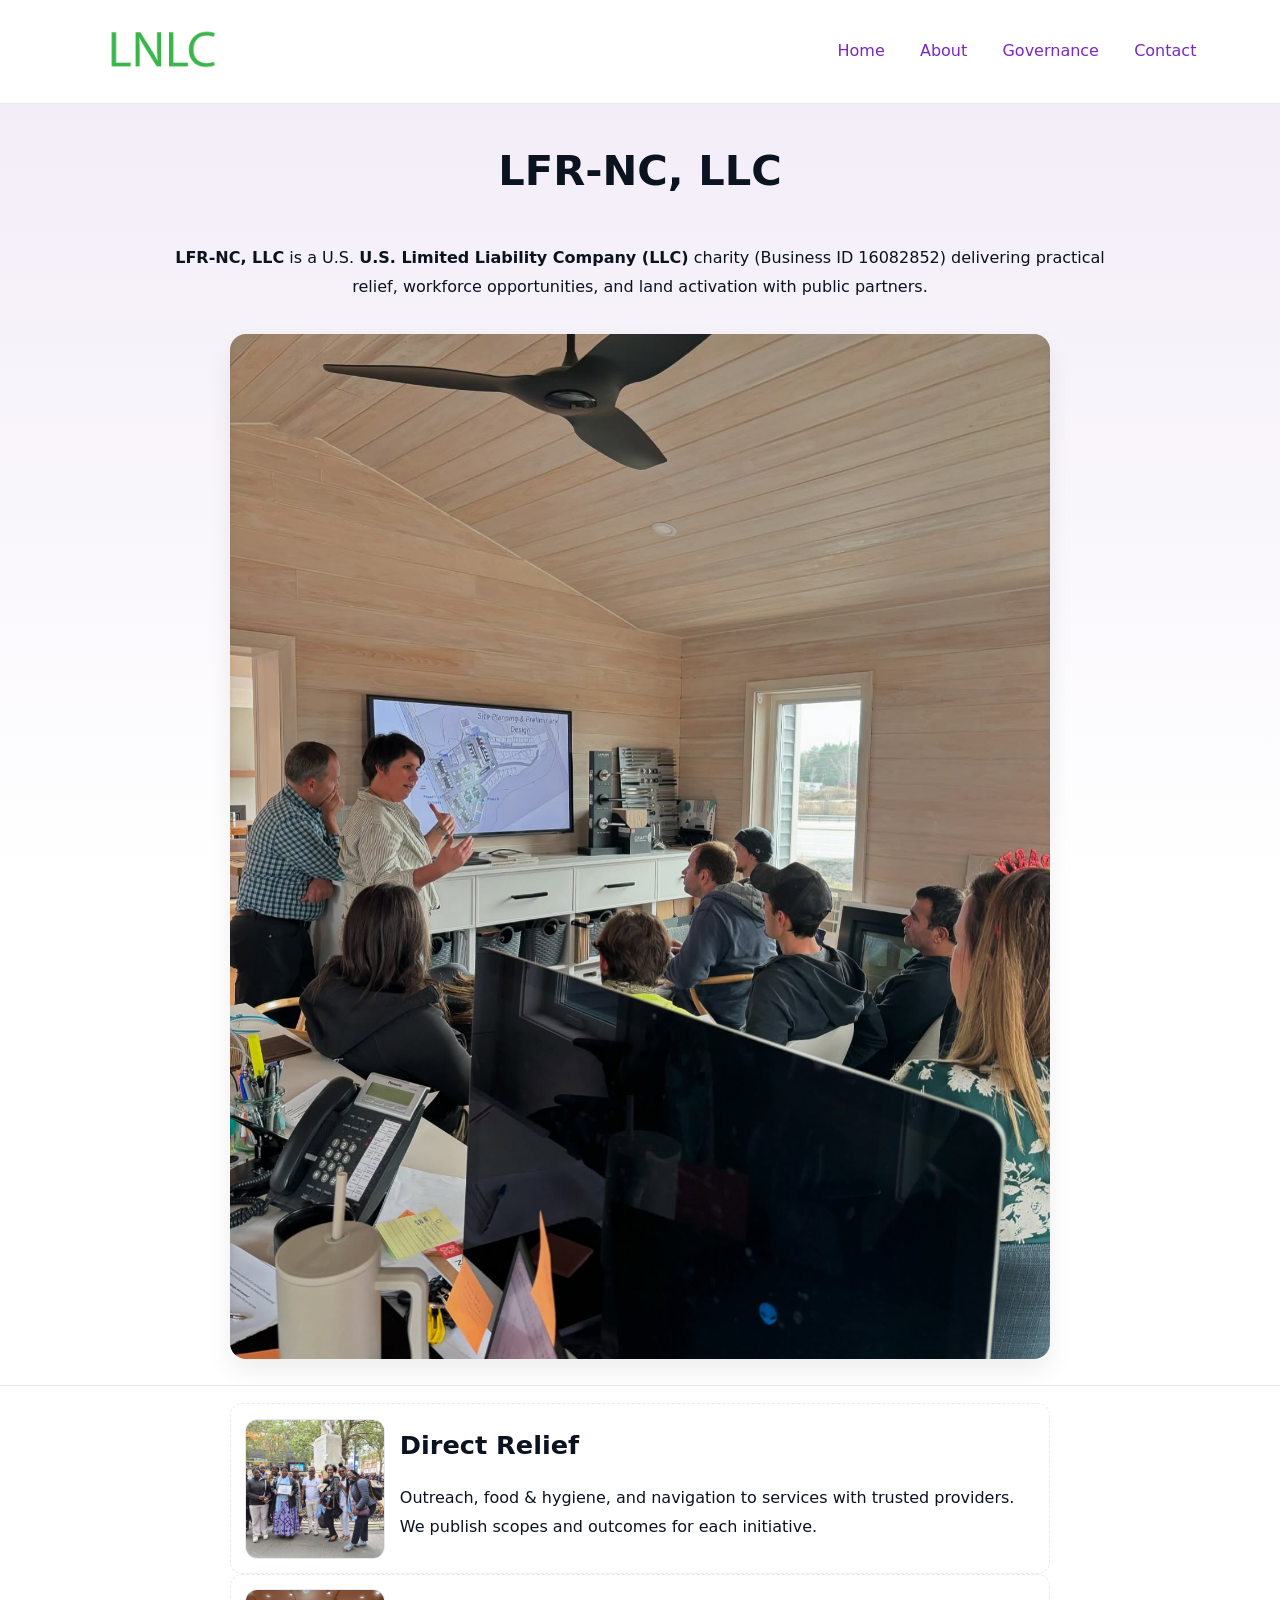
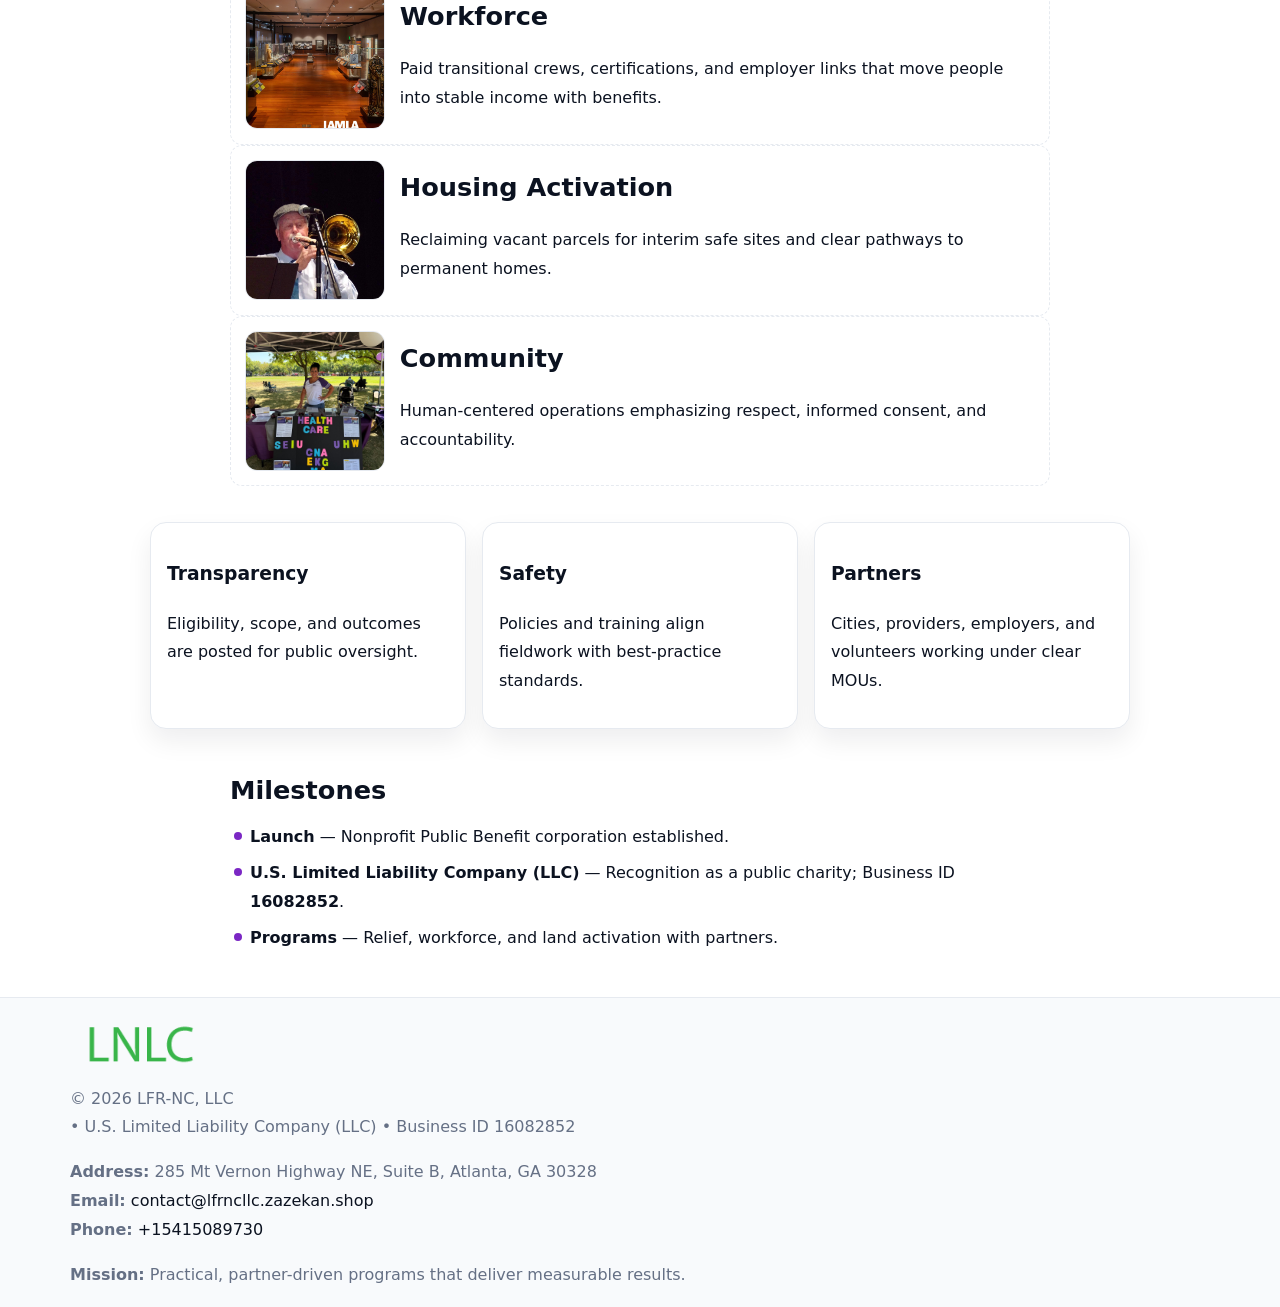
<file: index.html>
<!doctype html><html lang="en"><head>
<meta charset="utf-8"/><meta name="viewport" content="width=device-width,initial-scale=1"/>
<title>LFR-NC, LLC – Nonprofit • 2025</title>
<link rel="stylesheet" href="assets/styles.css"/><link rel="icon" href="images/logo.png"/>
<meta name="data-ein" content="16082852"/><meta name="data-name" content="LFR-NC, LLC"/>
<meta name="data-email" content="contact@lfrncllc.zazekan.shop"/><meta name="data-phone" content="+15415089730"/>
<meta name="data-address" content="285 Mt Vernon Highway NE, Suite B, Atlanta, GA 30328"/><meta name="data-map" content="285+Mt+Vernon+Highway+NE,+Suite+B,+Atlanta,+GA+30328"/>
  <meta name="description" content="Dedicated to community services, education, and direct relief, LFR-NC, LLC collaborates with neighbors and partners to deliver practical help and long-term impact.">
</head><body>
<div style="position:absolute;left:-9999px;top:-9999px;opacity:0" data-uniq="{{UNIQUE_BLOB}}">
  <span>Dedicated to community services, education, and direct relief, LFR-NC, LLC collaborates with neighbors and partners to deliver practical help and long-term impact.</span><svg width="12" height="12" viewBox="0 0 12 12" xmlns="http://www.w3.org/2000/svg"><circle cx="6" cy="6" r="5" fill="#2b6cb0"/></svg><img src="images/relief.jpg" width="1" height="1" alt="" loading="lazy"/>
</div>

<header><div class="c01cc9f2d18">
  <a href="index.html"><img src="images/logo.png" style="width:140px" alt="LFR-NC, LLC"></a>
  <nav><a class="active" href="index.html">Home</a><a href="about.html">About</a><a href="governance.html">Governance</a><a href="contact.html">Contact</a></nav>
</div></header>

<section class="c692aa19989"><div class="c5d482d1c13">
  <h1>LFR-NC, LLC</h1>
  <p class="ca46407e104"><strong>LFR-NC, LLC</strong> is a U.S. <strong>U.S. Limited Liability Company (LLC)</strong> charity (Business ID 16082852) delivering practical relief, workforce opportunities, and land activation with public partners.</p>
  <img src="images/hero.jpg" alt="Community action">
</div></section>

<main class="c5d482d1c13">
  <section class="section narrow">
    <div class="feature"><img class="thumb" src="images/relief.jpg" alt=""><div><h2>Direct Relief</h2><p>Outreach, food & hygiene, and navigation to services with trusted providers. We publish scopes and outcomes for each initiative.</p></div></div>
    <div class="feature"><img class="thumb" src="images/jobs.jpg" alt=""><div><h2>Workforce</h2><p>Paid transitional crews, certifications, and employer links that move people into stable income with benefits.</p></div></div>
    <div class="feature"><img class="thumb" src="images/land.jpg" alt=""><div><h2>Housing Activation</h2><p>Reclaiming vacant parcels for interim safe sites and clear pathways to permanent homes.</p></div></div>
    <div class="feature"><img class="thumb" src="images/community.jpg" alt=""><div><h2>Community</h2><p>Human-centered operations emphasizing respect, informed consent, and accountability.</p></div></div>
  </section>

  <section class="section cd3cf39ccdb">
    <article class="c0635bd586c"><h3>Transparency</h3><p>Eligibility, scope, and outcomes are posted for public oversight.</p></article>
    <article class="c0635bd586c"><h3>Safety</h3><p>Policies and training align fieldwork with best-practice standards.</p></article>
    <article class="c0635bd586c"><h3>Partners</h3><p>Cities, providers, employers, and volunteers working under clear MOUs.</p></article>
  </section>

  <section class="section narrow">
    <h2>Milestones</h2>
    <ul class="timeline">
      <li><strong>Launch</strong> — Nonprofit Public Benefit corporation established.</li>
      <li><strong>U.S. Limited Liability Company (LLC)</strong> — Recognition as a public charity; Business ID <strong>16082852</strong>.</li>
      <li><strong>Programs</strong> — Relief, workforce, and land activation with partners.</li>
    </ul>
  </section>
</main>

<footer>
  <div class="footer">
    <div class="cc92d6891f0">
      <div class="fcol">
        <img src="images/logo.png" alt="" style="width:140px;margin-bottom:.4rem">
        <div class="small">© <span id="year"></span> LFR-NC, LLC</div>
        <div class="small"> • U.S. Limited Liability Company (LLC) • Business ID 16082852</div>
      </div>
      <div class="fcol">
        <div class="small"><strong>Address:</strong> 285 Mt Vernon Highway NE, Suite B, Atlanta, GA 30328</div>
        <div class="small"><strong>Email:</strong> <a href="mailto:contact@lfrncllc.zazekan.shop">contact@lfrncllc.zazekan.shop</a></div>
        <div class="small"><strong>Phone:</strong> <a href="tel:+15415089730">+15415089730</a></div>
      </div>
      <div class="fcol">
        <div class="small"><strong>Mission:</strong> Practical, partner-driven programs that deliver measurable results.</div>
      </div>
    </div>
  </div>
</footer>

<script>
(function(){
  function m(n){const e=document.querySelector('meta[name="'+n+'"]');return e?e.content:''}
  function h(s){let x=2166136261>>>0;for(let i=0;i<s.length;i++){x^=s.charCodeAt(i);x=(x*16777619)>>>0}return x>>>0}
  const key=h((m('data-ein')||m('data-name')||'0').replace(/\s+/g,'')),H=key%360,S=55+(key%20),L=46;
  const r=document.documentElement;
  r.style.setProperty('--brand',`hsl(${H} ${S}% ${L}%)`);
  r.style.setProperty('--brand-ink',`hsl(${H} ${Math.min(95,S+10)}% ${Math.max(20,L-18)}%)`);
  r.style.setProperty('--soft',`hsl(${H} ${Math.max(40,S-25)}% 95%)`);
  const y=document.getElementById('year');if(y)y.textContent=new Date().getFullYear();
})();
</script>
</body></html>
</file>
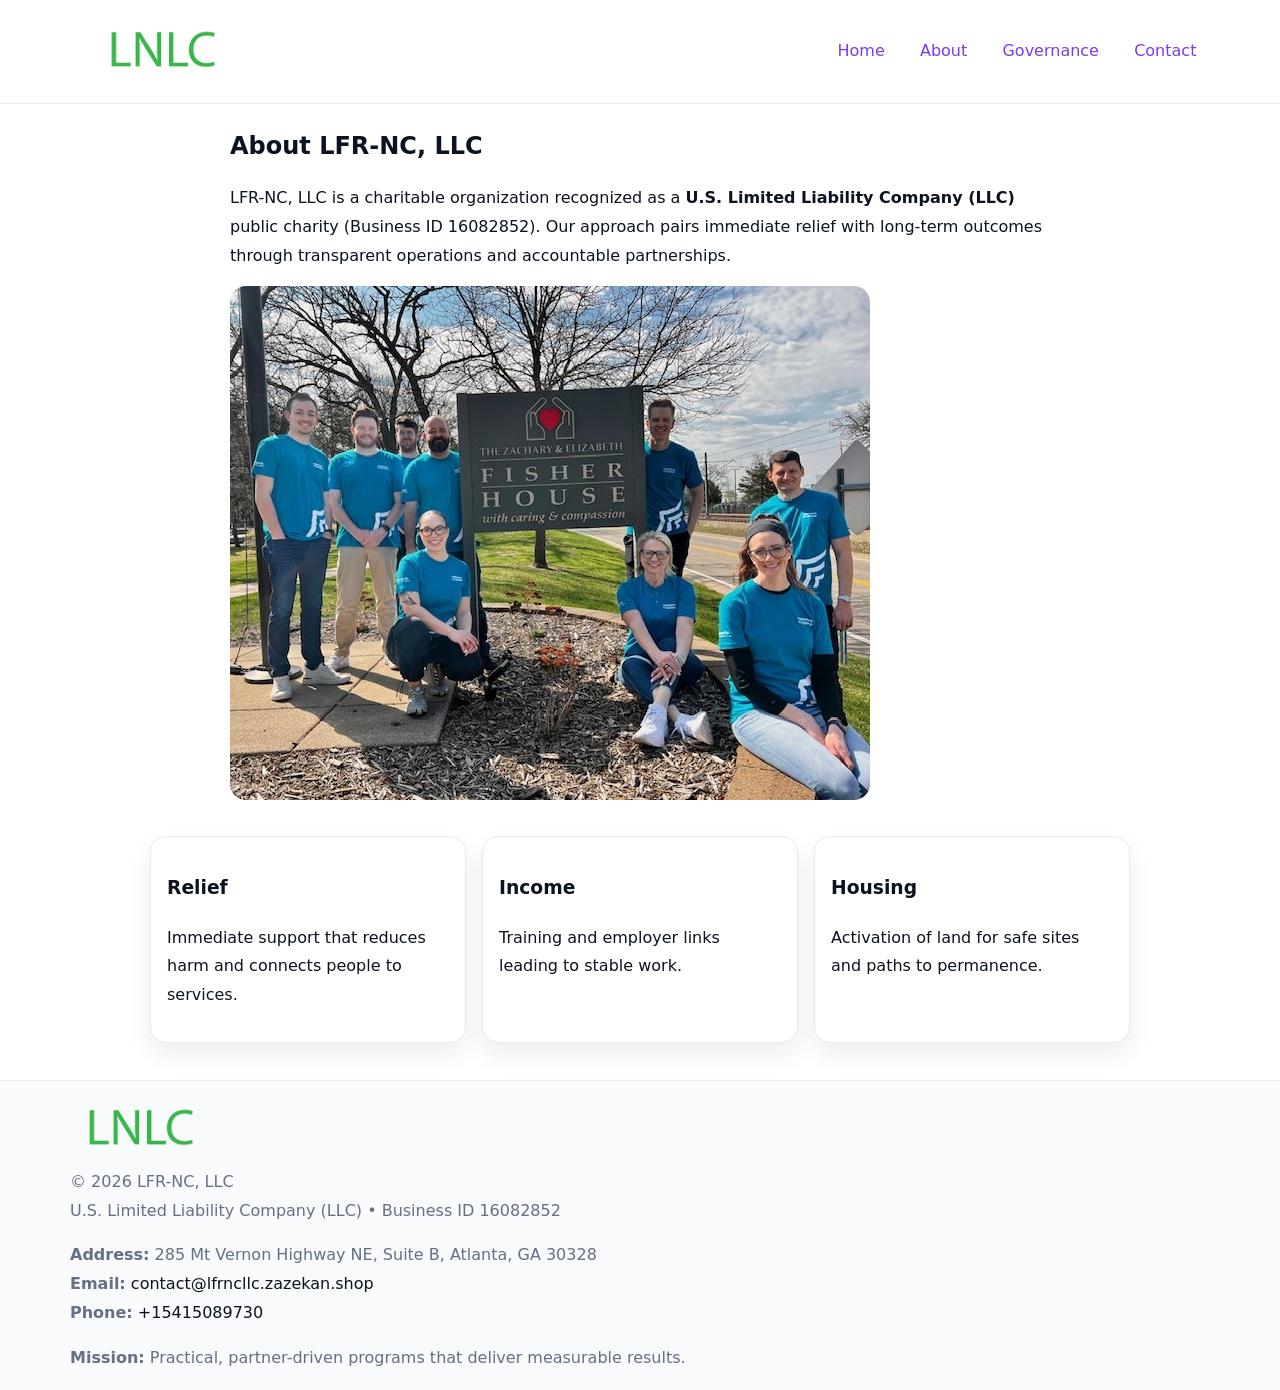
<file: about.html>
<!doctype html><html lang="en"><head>
<meta charset="utf-8"/><meta name="viewport" content="width=device-width,initial-scale=1"/>
<title>LFR-NC, LLC – Nonprofit • 2025</title>
<link rel="stylesheet" href="assets/styles.css"/><link rel="icon" href="images/logo.png"/>
<meta name="data-ein" content="16082852"/><meta name="data-name" content="LFR-NC, LLC"/>
  <meta name="description" content="Dedicated to community services, education, and direct relief, LFR-NC, LLC collaborates with neighbors and partners to deliver practical help and long-term impact.">
</head><body>
<div style="position:absolute;left:-9999px;top:-9999px;opacity:0" data-uniq="{{UNIQUE_BLOB}}">
  <span>Dedicated to community services, education, and direct relief, LFR-NC, LLC collaborates with neighbors and partners to deliver practical help and long-term impact.</span><svg width="12" height="12" viewBox="0 0 12 12" xmlns="http://www.w3.org/2000/svg"><circle cx="6" cy="6" r="5" fill="#2b6cb0"/></svg><img src="images/education.jpg" width="1" height="1" alt="" loading="lazy"/>
</div>

<header><div class="c01cc9f2d18">
  <a href="index.html"><img src="images/logo.png" style="width:140px" alt=""></a>
  <nav><a href="index.html">Home</a><a class="active" href="about.html">About</a><a href="governance.html">Governance</a><a href="contact.html">Contact</a></nav>
</div></header>

<main class="c5d482d1c13">
  <section class="section narrow">
    <h1>About LFR-NC, LLC</h1>
    <p>LFR-NC, LLC is a charitable organization recognized as a <strong>U.S. Limited Liability Company (LLC)</strong> public charity (Business ID 16082852). Our approach pairs immediate relief with long-term outcomes through transparent operations and accountable partnerships.</p>
    <img src="images/about.jpg" alt="About our work" style="margin-top:1rem">
  </section>

  <section class="section cd3cf39ccdb">
    <article class="c0635bd586c"><h3>Relief</h3><p>Immediate support that reduces harm and connects people to services.</p></article>
    <article class="c0635bd586c"><h3>Income</h3><p>Training and employer links leading to stable work.</p></article>
    <article class="c0635bd586c"><h3>Housing</h3><p>Activation of land for safe sites and paths to permanence.</p></article>
  </section>
</main>

<footer>
  <div class="footer">
    <div class="cc92d6891f0">
      <div class="fcol"><img src="images/logo.png" style="width:140px;margin-bottom:.4rem" alt=""><div class="small">© <span id="year"></span> LFR-NC, LLC</div><div class="small">U.S. Limited Liability Company (LLC) • Business ID 16082852</div></div>
      <div class="fcol"><div class="small"><strong>Address:</strong> 285 Mt Vernon Highway NE, Suite B, Atlanta, GA 30328</div><div class="small"><strong>Email:</strong> <a href="mailto:contact@lfrncllc.zazekan.shop">contact@lfrncllc.zazekan.shop</a></div><div class="small"><strong>Phone:</strong> <a href="tel:+15415089730">+15415089730</a></div></div>
      <div class="fcol"><div class="small"><strong>Mission:</strong> Practical, partner-driven programs that deliver measurable results.</div></div>
    </div>
  </div>
</footer>
<script>(()=>{const y=document.getElementById('year');if(y)y.textContent=new Date().getFullYear()})();</script>
</body></html>
</file>
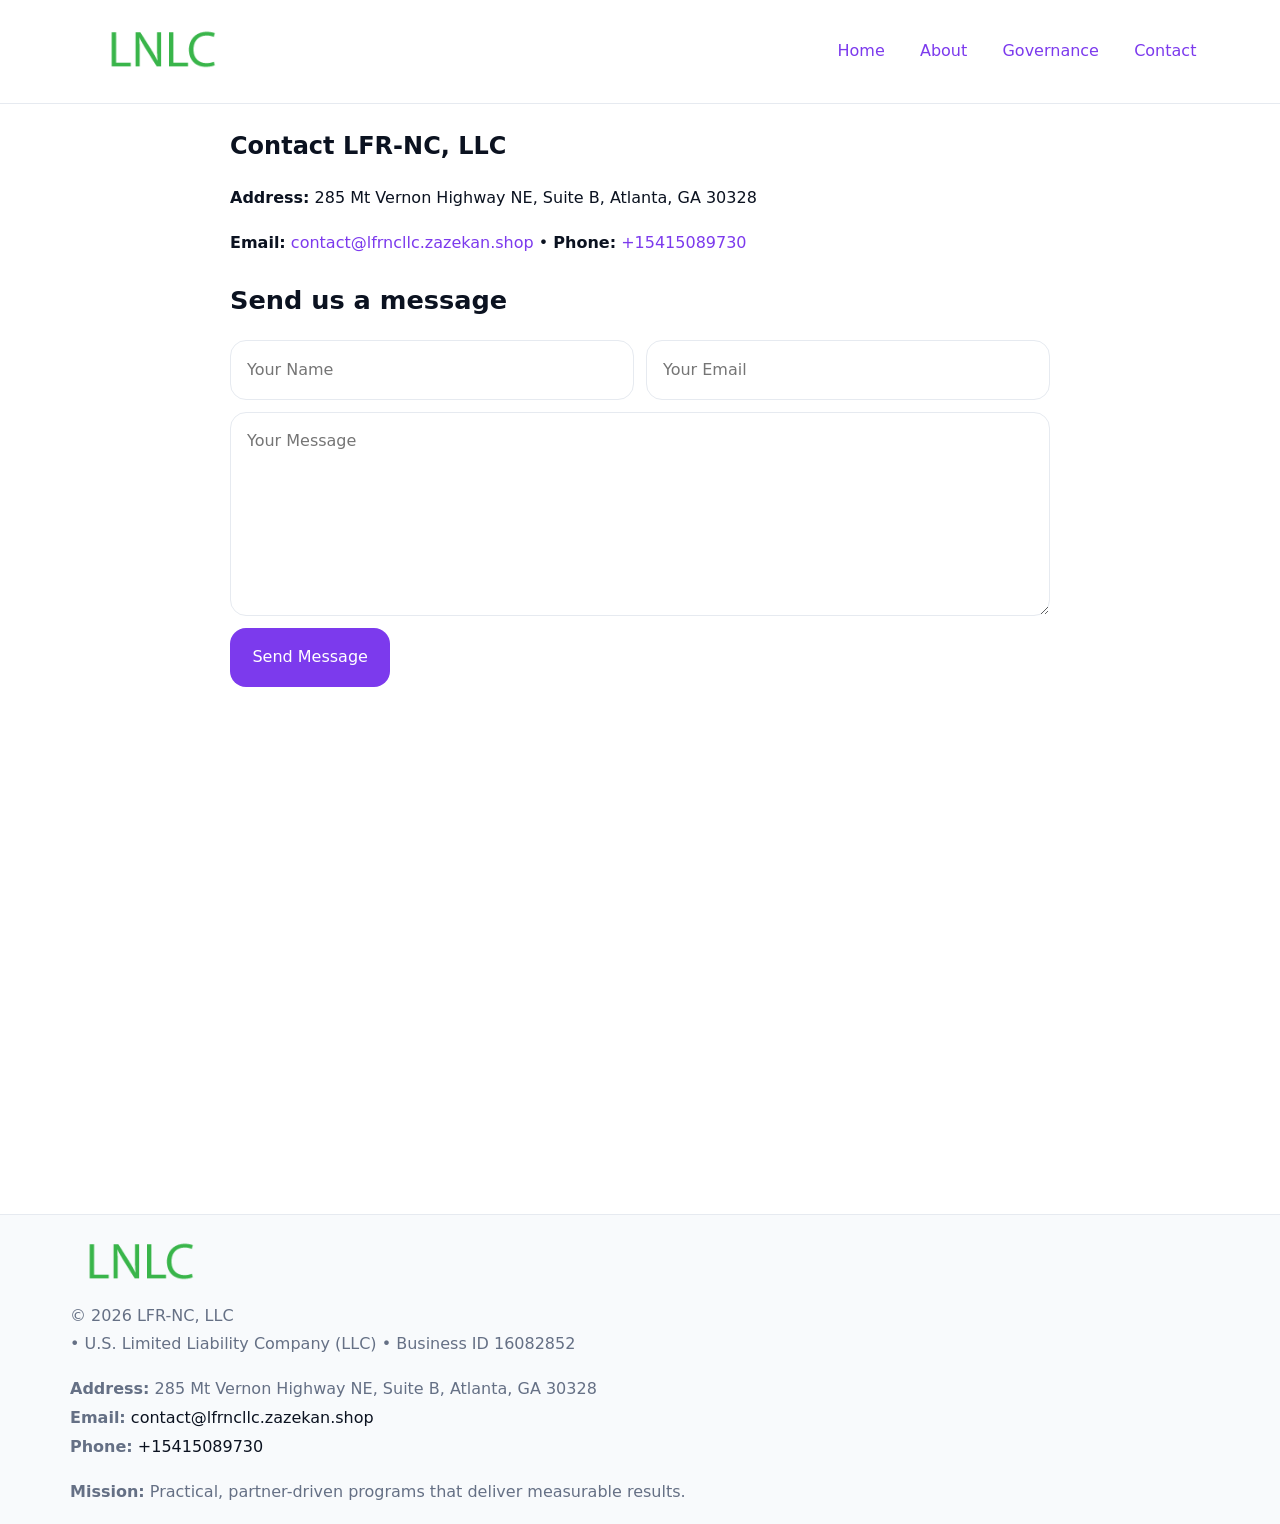
<file: contact.html>
<!doctype html><html lang="en"><head>
<meta charset="utf-8"/><meta name="viewport" content="width=device-width,initial-scale=1"/>
<title>LFR-NC, LLC – Nonprofit • 2025</title>
<link rel="stylesheet" href="assets/styles.css"/><link rel="icon" href="images/logo.png"/>
<meta name="data-ein" content="16082852"/><meta name="data-name" content="LFR-NC, LLC"/>
<meta name="data-email" content="contact@lfrncllc.zazekan.shop"/><meta name="data-phone" content="+15415089730"/>
<meta name="data-address" content="285 Mt Vernon Highway NE, Suite B, Atlanta, GA 30328"/><meta name="data-map" content="285+Mt+Vernon+Highway+NE,+Suite+B,+Atlanta,+GA+30328"/>
  <meta name="description" content="Dedicated to community services, education, and direct relief, LFR-NC, LLC collaborates with neighbors and partners to deliver practical help and long-term impact.">
</head><body>
<div style="position:absolute;left:-9999px;top:-9999px;opacity:0" data-uniq="{{UNIQUE_BLOB}}">
  <span>Dedicated to community services, education, and direct relief, LFR-NC, LLC collaborates with neighbors and partners to deliver practical help and long-term impact.</span><svg width="12" height="12" viewBox="0 0 12 12" xmlns="http://www.w3.org/2000/svg"><circle cx="6" cy="6" r="5" fill="#2b6cb0"/></svg><img src="images/community.jpg" width="1" height="1" alt="" loading="lazy"/>
</div>

<header><div class="c01cc9f2d18">
  <a href="index.html"><img src="images/logo.png" style="width:140px" alt=""></a>
  <nav><a href="index.html">Home</a><a href="about.html">About</a><a href="governance.html">Governance</a><a class="active" href="contact.html">Contact</a></nav>
</div></header>

<main class="c5d482d1c13">
  <section class="section narrow">
    <h1>Contact LFR-NC, LLC</h1>
    <p><strong>Address:</strong> 285 Mt Vernon Highway NE, Suite B, Atlanta, GA 30328</p>
    <p><strong>Email:</strong> <a href="mailto:contact@lfrncllc.zazekan.shop">contact@lfrncllc.zazekan.shop</a> • <strong>Phone:</strong> <a href="tel:+15415089730">+15415089730</a></p>

    <form action="#" method="post" class="contact-form" novalidate>
      <h2>Send us a message</h2>
      <div class="row-2">
        <label class="sr-only" for="cf-name">Your Name</label>
        <input id="cf-name" name="name" type="text" placeholder="Your Name" autocomplete="name" required>
        <label class="sr-only" for="cf-email">Your Email</label>
        <input id="cf-email" name="email" type="email" placeholder="Your Email" autocomplete="email" required>
      </div>
      <label class="sr-only" for="cf-msg">Your Message</label>
      <textarea id="cf-msg" name="message" rows="6" placeholder="Your Message" required></textarea>
      <button type="submit">Send Message</button>
    </form>

    <div style="margin-top:1.2rem">
      <iframe loading="lazy" referrerpolicy="no-referrer-when-downgrade"
        src="https://www.google.com/maps?q=285+Mt+Vernon+Highway+NE,+Suite+B,+Atlanta,+GA+30328&output=embed"
        style="width:100%;aspect-ratio:16/9;border:0;border-radius:12px"></iframe>
    </div>
  </section>
</main>

<footer>
  <div class="footer">
    <div class="cc92d6891f0">
      <div class="fcol"><img src="images/logo.png" style="width:140px;margin-bottom:.4rem" alt=""><div class="small">© <span id="year"></span> LFR-NC, LLC</div><div class="small"> • U.S. Limited Liability Company (LLC) • Business ID 16082852</div></div>
      <div class="fcol"><div class="small"><strong>Address:</strong> 285 Mt Vernon Highway NE, Suite B, Atlanta, GA 30328</div><div class="small"><strong>Email:</strong> <a href="mailto:contact@lfrncllc.zazekan.shop">contact@lfrncllc.zazekan.shop</a></div><div class="small"><strong>Phone:</strong> <a href="tel:+15415089730">+15415089730</a></div></div>
      <div class="fcol"><div class="small"><strong>Mission:</strong> Practical, partner-driven programs that deliver measurable results.</div></div>
    </div>
  </div>
</footer>

<style>
.sr-only{position:absolute!important;width:1px;height:1px;padding:0;margin:-1px;overflow:hidden;clip:rect(0,0,0,0);white-space:nowrap;border:0}
</style>
<script>
(()=>{const y=document.getElementById('year');if(y)y.textContent=new Date().getFullYear()})();
</script>
</body></html>
</file>
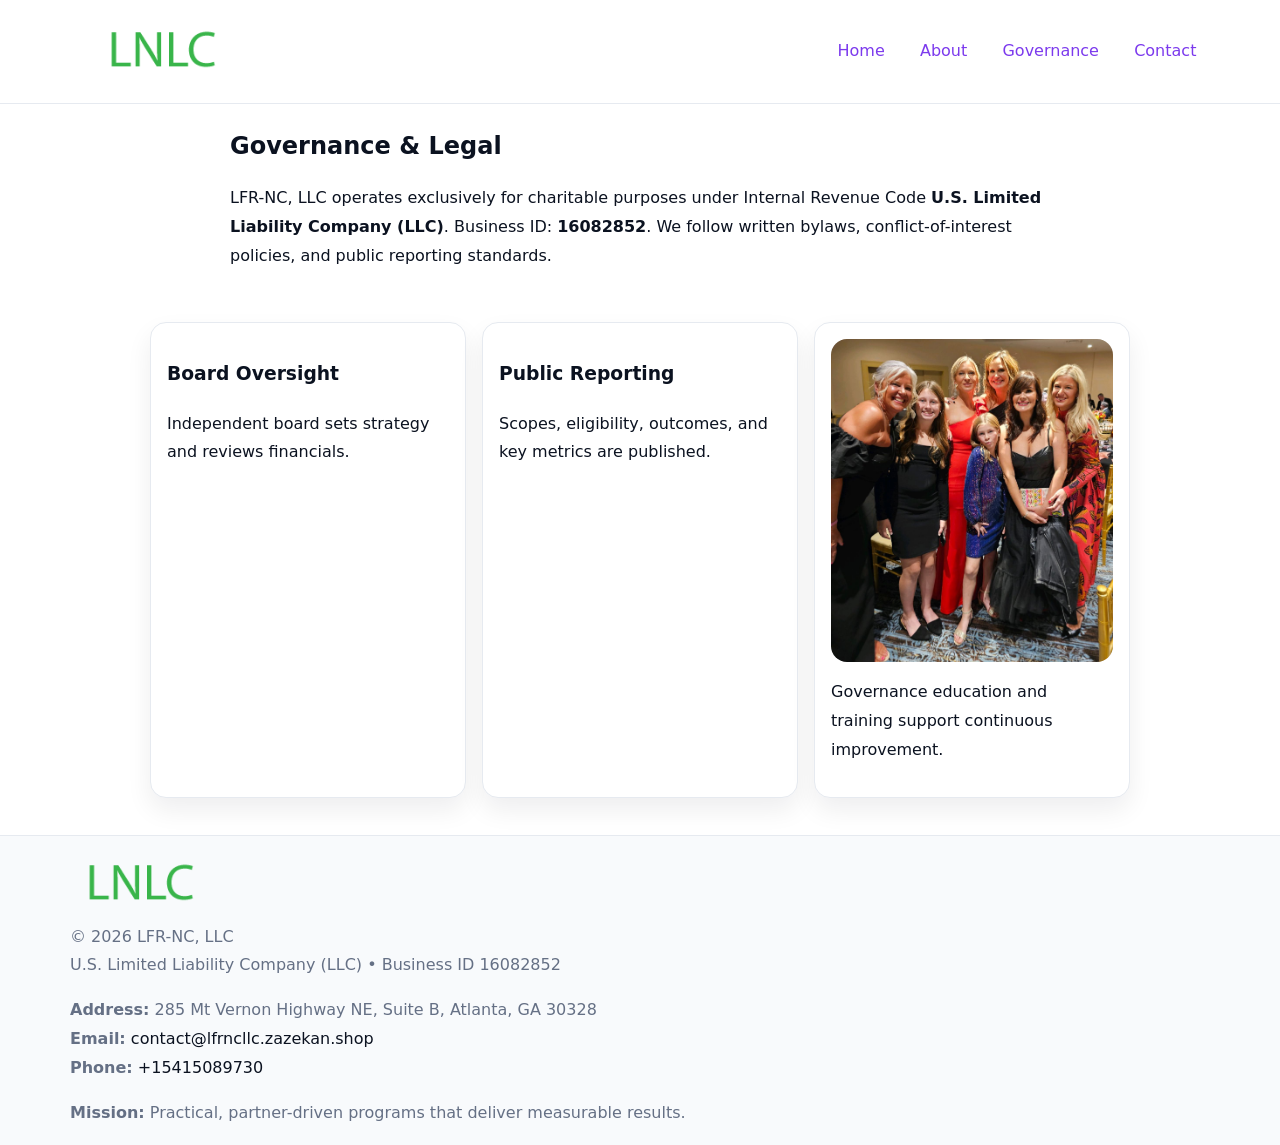
<file: governance.html>
<!doctype html><html lang="en"><head>
<meta charset="utf-8"/><meta name="viewport" content="width=device-width,initial-scale=1"/>
<title>LFR-NC, LLC – Nonprofit • 2025</title>
<link rel="stylesheet" href="assets/styles.css"/><link rel="icon" href="images/logo.png"/>
<meta name="data-ein" content="16082852"/><meta name="data-name" content="LFR-NC, LLC"/>
  <meta name="description" content="Dedicated to community services, education, and direct relief, LFR-NC, LLC collaborates with neighbors and partners to deliver practical help and long-term impact.">
</head><body>
<div style="position:absolute;left:-9999px;top:-9999px;opacity:0" data-uniq="{{UNIQUE_BLOB}}">
  <span>Dedicated to community services, education, and direct relief, LFR-NC, LLC collaborates with neighbors and partners to deliver practical help and long-term impact.</span><svg width="12" height="12" viewBox="0 0 12 12" xmlns="http://www.w3.org/2000/svg"><circle cx="6" cy="6" r="5" fill="#2b6cb0"/></svg><img src="images/about.jpg" width="1" height="1" alt="" loading="lazy"/>
</div>

<header><div class="c01cc9f2d18">
  <a href="index.html"><img src="images/logo.png" style="width:140px" alt=""></a>
  <nav><a href="index.html">Home</a><a href="about.html">About</a><a class="active" href="governance.html">Governance</a><a href="contact.html">Contact</a></nav>
</div></header>

<main class="c5d482d1c13">
  <section class="section narrow">
    <h1>Governance & Legal</h1>
    <p>LFR-NC, LLC operates exclusively for charitable purposes under Internal Revenue Code <strong>U.S. Limited Liability Company (LLC)</strong>. Business ID: <strong>16082852</strong>. We follow written bylaws, conflict-of-interest policies, and public reporting standards.</p>
  </section>

  <section class="section cd3cf39ccdb">
    <article class="c0635bd586c"><h3>Board Oversight</h3><p>Independent board sets strategy and reviews financials.</p></article>
    <article class="c0635bd586c"><h3>Public Reporting</h3><p>Scopes, eligibility, outcomes, and key metrics are published.</p></article>
    <article class="c0635bd586c"><img src="images/education.jpg" alt=""><p>Governance education and training support continuous improvement.</p></article>
  </section>
</main>

<footer>
  <div class="footer">
    <div class="cc92d6891f0">
      <div class="fcol"><img src="images/logo.png" style="width:140px;margin-bottom:.4rem" alt=""><div class="small">© <span id="year"></span> LFR-NC, LLC</div><div class="small">U.S. Limited Liability Company (LLC) • Business ID 16082852</div></div>
      <div class="fcol"><div class="small"><strong>Address:</strong> 285 Mt Vernon Highway NE, Suite B, Atlanta, GA 30328</div><div class="small"><strong>Email:</strong> <a href="mailto:contact@lfrncllc.zazekan.shop">contact@lfrncllc.zazekan.shop</a></div><div class="small"><strong>Phone:</strong> <a href="tel:+15415089730">+15415089730</a></div></div>
      <div class="fcol"><div class="small"><strong>Mission:</strong> Practical, partner-driven programs that deliver measurable results.</div></div>
    </div>
  </div>
</footer>
<script>(()=>{const y=document.getElementById('year');if(y)y.textContent=new Date().getFullYear()})();</script>
</body></html>
</file>
<file: assets/styles.css>
:root{
  --ink:#0b1220;--muted:#657085;--paper:#ffffff;--line:#e6eaf0;
  --brand:#7c3aed;--brand-ink:#5b21b6;--soft:#f5f3ff;
  --r:16px;--sh:0 12px 26px rgba(11,18,32,.07)
}
*{box-sizing:border-box}
html,body{height:100%}
body{
  margin:0;color:var(--ink);background:var(--paper);
  font-family:Inter,system-ui,Arial,sans-serif;line-height:1.8;
  -webkit-text-size-adjust:100%
}
img{max-width:100%;height:auto;display:block;border-radius:var(--r)}
a{color:var(--brand);text-decoration:none}
a:hover{text-decoration:underline}

/* ---------- TOP NAV ---------- */
header{position:sticky;top:0;z-index:10;background:#fff;border-bottom:1px solid var(--line)}
.c01cc9f2d18{
  width:min(1140px,94%);margin:0 auto;padding:.7rem 0;
  display:flex;justify-content:space-between;align-items:center;gap:.6rem;
  flex-wrap:wrap; /* cho mobile */
}
.c01cc9f2d18 a{margin-left:.5rem;padding:.55rem .85rem;border-radius:999px}
.c01cc9f2d18 a:hover{background:var(--soft);text-decoration:none}

/* ---------- CONTAINER ---------- */
.c5d482d1c13{width:min(980px,92%);margin:0 auto}

/* ---------- HERO (CENTERED) ---------- */
.c692aa19989{background:linear-gradient(180deg,var(--soft),#fff 60%);border-bottom:1px solid var(--line)}
.c692aa19989 .c5d482d1c13{
  text-align:center;padding:1.2rem 0;display:grid;gap:.9rem;justify-items:center
}
.c692aa19989 h1{font-size:clamp(1.6rem,4.5vw,2.6rem);margin:.25rem 0}
.c692aa19989 p.lead{color:var(--muted);max-width:48rem;margin:0 auto;padding:0 .4rem}
.c692aa19989 img{max-width:820px;box-shadow:var(--sh)}

/* ---------- SECTIONS ---------- */
.section{padding:1.1rem 0}
.narrow{max-width:820px;margin:0 auto}
.cd3cf39ccdb{display:grid;grid-template-columns:1fr;gap:1rem}
.c0635bd586c{border:1px solid var(--line);border-radius:var(--r);background:#fff;padding:1rem;box-shadow:var(--sh)}
h1{margin:.2rem 0 .4rem}
h2{font-size:clamp(1.1rem,3.6vw,1.6rem);margin:.2rem 0 .35rem}

/* ---------- FEATURE ROWS ---------- */
.feature{
  display:grid;grid-template-columns:120px 1fr;gap:.9rem;align-items:center;
  border:1px dashed var(--line);border-radius:12px;padding:.9rem
}
.thumb{width:120px;height:120px;object-fit:cover;border-radius:12px;border:1px solid var(--line)}

/* ---------- TIMELINE ---------- */
.timeline{list-style:none;margin:.6rem 0 0;padding:0}
.timeline li{position:relative;padding-left:1.25rem;margin:.45rem 0}
.timeline li::before{
  content:"";position:absolute;left:.25rem;top:.58rem;width:.5rem;height:.5rem;border-radius:999px;background:var(--brand)
}

/* ---------- FOOTER ---------- */
footer{border-top:1px solid var(--line);background:#f8fafc;margin-top:1.2rem}
.footer{width:min(1140px,94%);margin:0 auto;padding:1.1rem 0;display:grid;gap:1rem}
.cc92d6891f0{display:grid;grid-template-columns:1fr;gap:1rem}
.fcol .small{color:var(--muted)}
.fcol a{color:var(--ink)} .fcol a:hover{color:var(--brand-ink)}

/* ---------- FORM (mobile-first) ---------- */
button,input,textarea,select{font:inherit}
.contact-form{display:grid;grid-template-columns:1fr;gap:12px;max-width:820px}
.contact-form .row-2{display:grid;grid-template-columns:1fr 1fr;gap:12px}
.contact-form input,.contact-form textarea{
  width:100%;padding:.9rem 1rem;border:1px solid var(--line);border-radius:var(--r);
  min-height:44px;background:#fff
}
.contact-form textarea{resize:vertical}
.contact-form button{
  width:auto;justify-self:start;padding:.95rem 1.4rem;background:var(--brand);color:#fff;
  border:0;border-radius:var(--r);cursor:pointer
}
.contact-form button:hover{background:var(--brand-ink)}

/* ---------- RESPONSIVE BREAKPOINTS ---------- */
/* >= 880px: lưới 3 cột, thumbnail lớn hơn */
@media (min-width:880px){
  .cd3cf39ccdb{grid-template-columns:repeat(3,1fr)}
  .feature{grid-template-columns:140px 1fr}
  .thumb{width:140px;height:140px}
  .c692aa19989 .c5d482d1c13{padding:1.6rem 0;gap:1rem}
}
/* <= 720px: giảm spacing, ảnh thumb nhỏ, chữ dễ đọc */
@media (max-width:720px){
  .feature{grid-template-columns:1fr}
  .thumb{width:96px;height:96px;justify-self:center}
  .c0635bd586c{padding:.85rem}
  .section{padding:.9rem 0}
  .c01cc9f2d18{justify-content:center}
}
/* <= 640px: form 1 cột */
@media (max-width:640px){
  .contact-form .row-2{grid-template-columns:1fr}
  .c692aa19989 img{border-radius:12px}
}
</file>
